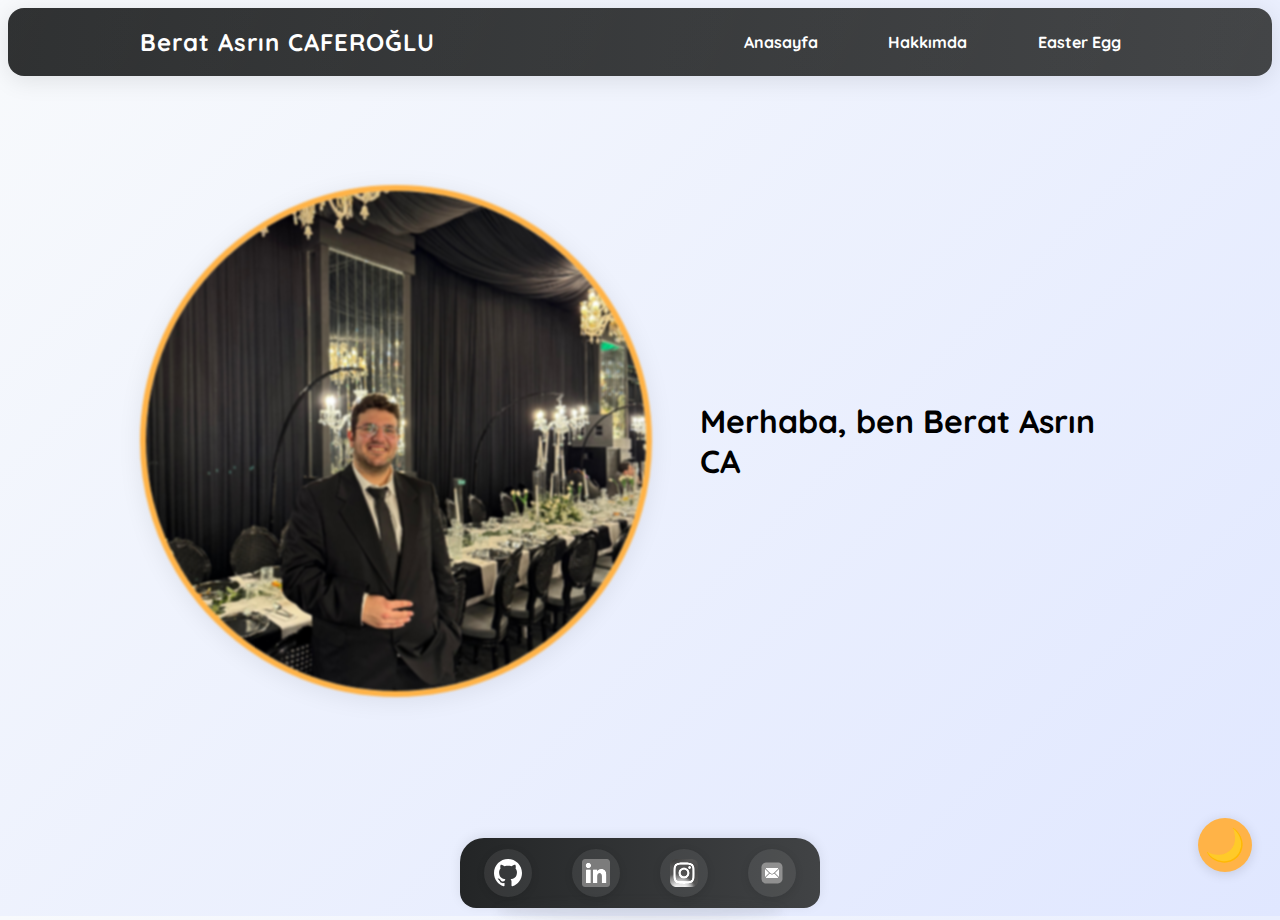
<file: index.html>
<!DOCTYPE html>
<html lang="en">
<head>
    <meta charset="UTF-8" name="description" content="Berat Asrın CAFEROĞLU, yazılım mühendisi, web geliştirici, teknoloji meraklısı">
    <title>Berat Asrın CAFEROĞLU</title>
    <link rel="stylesheet" href="style.css">
    <script defer src="typewriter.js"></script>
</head>
<body>
    <button class="dark-mode-toggle" id="darkModeToggle" title="Karanlık Mod"><span id="darkModeIcon">🌙</span></button>
    <div id="navbar-container"></div>
    <main class="profile-container">
        <div class="profile-image">
            <img src="images/asrin_profile.jpg" alt="Berat Asrın Caferoğlu" />
        </div>
        <div class="profile-summary">
            <h1>Merhaba, ben Berat Asrın CAFEROĞLU</h1>
            <p>
                Yazılım geliştirme ve teknolojiye olan ilgimle,
                modern web uygulamaları ve kullanıcı odaklı projeler geliştiriyorum.
                Yaratıcı çözümler üretmeyi ve sürekli öğrenmeyi seviyorum.
                Hakkımda daha fazla bilgi almak veya projelerimi incelemek için menüyü kullanabilirsiniz.
            </p>
        </div>
    </main>
    <div id="footerbar-container"></div>
    <script>
      fetch('navigation_bar.html')
        .then(res => res.text())
        .then(html => {
          document.getElementById('navbar-container').innerHTML = html;
        });
      fetch('footer_bar.html')
        .then(res => res.text())
        .then(html => {
          document.getElementById('footerbar-container').innerHTML = html;
        });

      // Karanlık mod toggle
      const darkModeBtn = document.getElementById('darkModeToggle');
      const darkModeIcon = document.getElementById('darkModeIcon');
      function setDarkMode(on) {
        if(on) {
          document.body.classList.add('dark-mode');
          darkModeIcon.textContent = '☀️';
          localStorage.setItem('darkMode', '1');
        } else {
          document.body.classList.remove('dark-mode');
          darkModeIcon.textContent = '🌙';
          localStorage.setItem('darkMode', '0');
        }
      }
      darkModeBtn.onclick = function() {
        setDarkMode(!document.body.classList.contains('dark-mode'));
      };
      // Sayfa açılışında tercih uygula
      if(localStorage.getItem('darkMode') === '1') setDarkMode(true);
    </script>
</body>
</html>
</file>
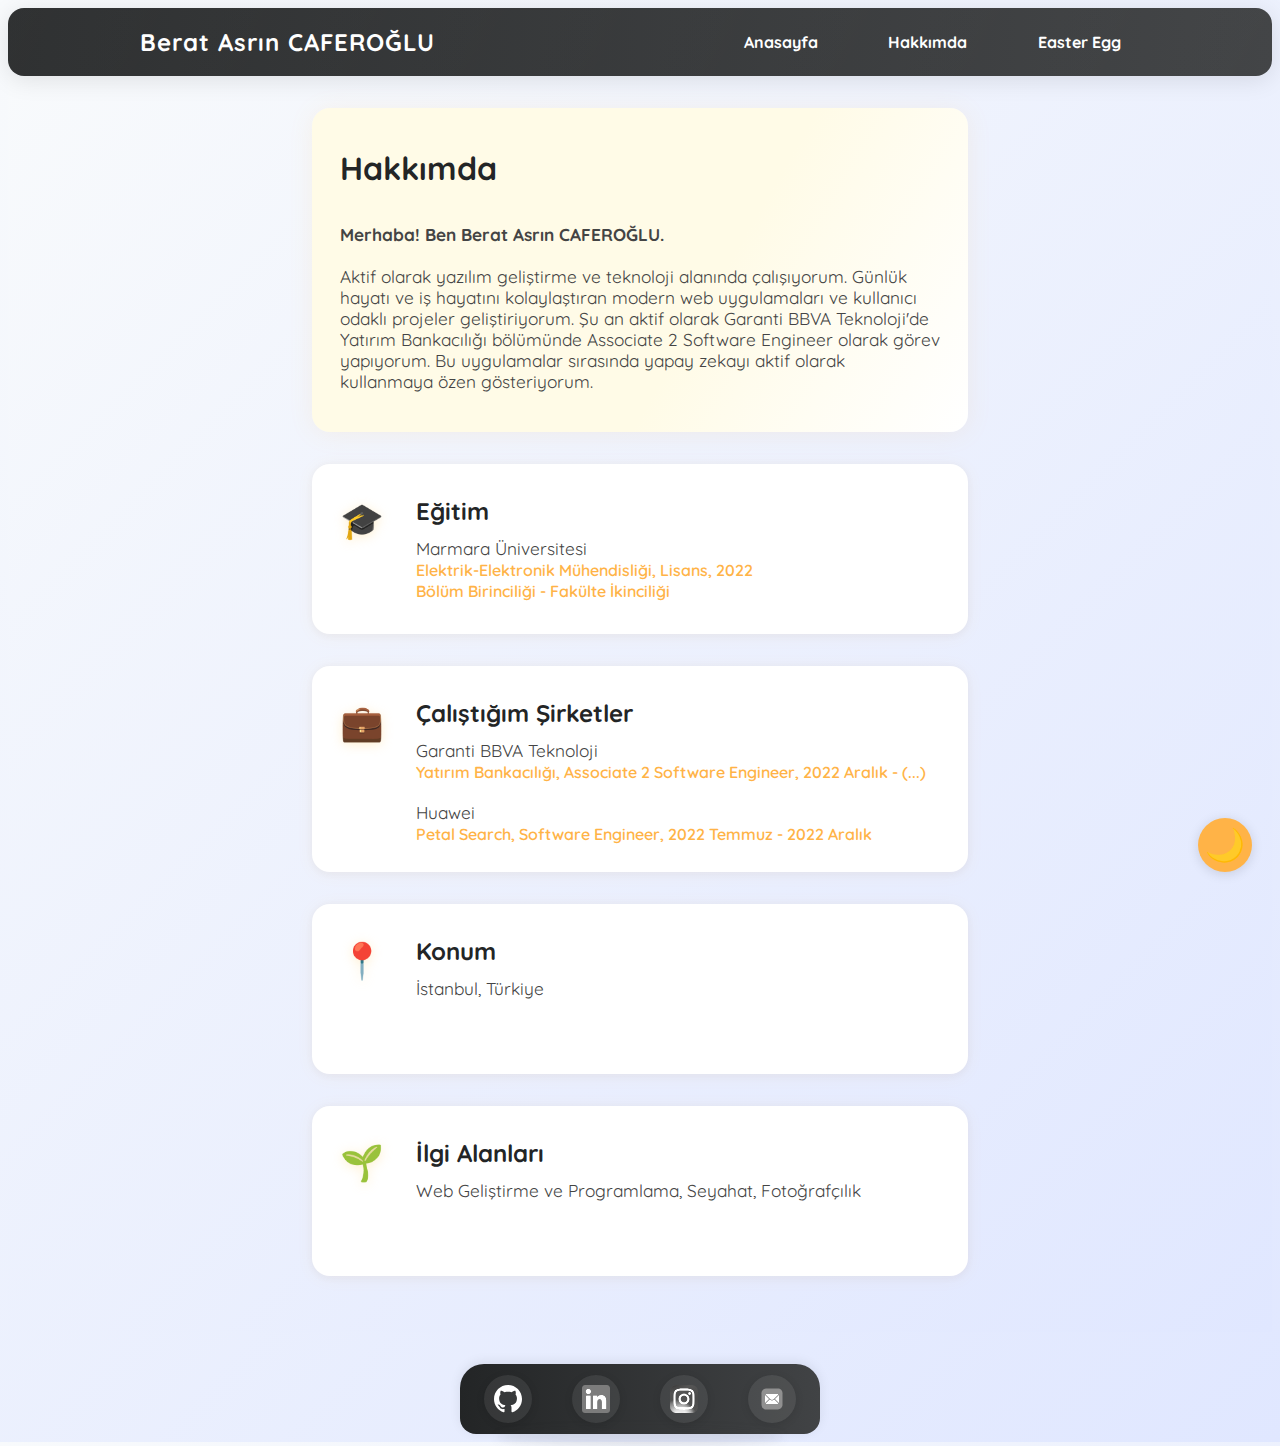
<file: aboutme.html>
<!DOCTYPE html>
<html lang="en">
<head>
  <meta charset="UTF-8">
  <title>Hakkımda</title>
  <link rel="stylesheet" href="style.css">
  <script defer src="typewriter.js"></script>
</head>
<body>
    <button class="dark-mode-toggle" id="darkModeToggle" title="Karanlık Mod"><span id="darkModeIcon">🌙</span></button>
    <div id="navbar-container"></div>
    <main class="aboutme-scroll-main">
        <section class="aboutme-card aboutme-section">
            <h1>Hakkımda</h1>
            <p>
                <b>Merhaba! Ben Berat Asrın CAFEROĞLU.</b>
                <br><br>
                Aktif olarak yazılım geliştirme ve teknoloji alanında çalışıyorum.
                Günlük hayatı ve iş hayatını kolaylaştıran modern web uygulamaları ve kullanıcı odaklı projeler geliştiriyorum.
                Şu an aktif olarak Garanti BBVA Teknoloji'de Yatırım Bankacılığı bölümünde Associate 2 Software Engineer olarak görev yapıyorum.
                Bu uygulamalar sırasında yapay zekayı aktif olarak kullanmaya özen gösteriyorum.
            </p>
        </section>
        <section class="aboutme-section info-section">
            <span class="info-icon">🎓</span>
            <div>
                <h2>Eğitim</h2>
                <p>Marmara Üniversitesi<br>
                    <span class="info-detail">Elektrik-Elektronik Mühendisliği, Lisans, 2022</span>
                    <br>
                    <span class="info-detail">Bölüm Birinciliği - Fakülte İkinciliği</span>
                </p>
            </div>
        </section>
        <section class="aboutme-section info-section">
            <span class="info-icon">💼</span>
            <div>
                <h2>Çalıştığım Şirketler</h2>
                <p>Garanti BBVA Teknoloji<br>
                    <span class="info-detail">Yatırım Bankacılığı, Associate 2 Software Engineer, 2022 Aralık - (...)</span>
                </p>
                <br>
                <p>Huawei<br>
                    <span class="info-detail">Petal Search, Software Engineer, 2022 Temmuz - 2022 Aralık</span>
                </p>
            </div>
        </section>
        <section class="aboutme-section info-section">
            <span class="info-icon">📍</span>
            <div>
                <h2>Konum</h2>
                <p>İstanbul, Türkiye</p>
            </div>
        </section>
        <section class="aboutme-section info-section">
            <span class="info-icon">🌱</span>
            <div>
                <h2>İlgi Alanları</h2>
                <p>Web Geliştirme ve Programlama, Seyahat, Fotoğrafçılık</p>
            </div>
        </section>
    </main>
    <div id="footerbar-container"></div>
    <script>
      fetch('navigation_bar.html')
        .then(res => res.text())
        .then(html => {
          document.getElementById('navbar-container').innerHTML = html;
        });
      fetch('footer_bar.html')
        .then(res => res.text())
        .then(html => {
          document.getElementById('footerbar-container').innerHTML = html;
        });
      // Karanlık mod toggle
      const darkModeBtn = document.getElementById('darkModeToggle');
      const darkModeIcon = document.getElementById('darkModeIcon');
      function setDarkMode(on) {
        if(on) {
          document.body.classList.add('dark-mode');
          darkModeIcon.textContent = '☀️';
          localStorage.setItem('darkMode', '1');
        } else {
          document.body.classList.remove('dark-mode');
          darkModeIcon.textContent = '🌙';
          localStorage.setItem('darkMode', '0');
        }
      }
      darkModeBtn.onclick = function() {
        setDarkMode(!document.body.classList.contains('dark-mode'));
      };
      if(localStorage.getItem('darkMode') === '1') setDarkMode(true);
    </script>
</body>
</html>
</file>
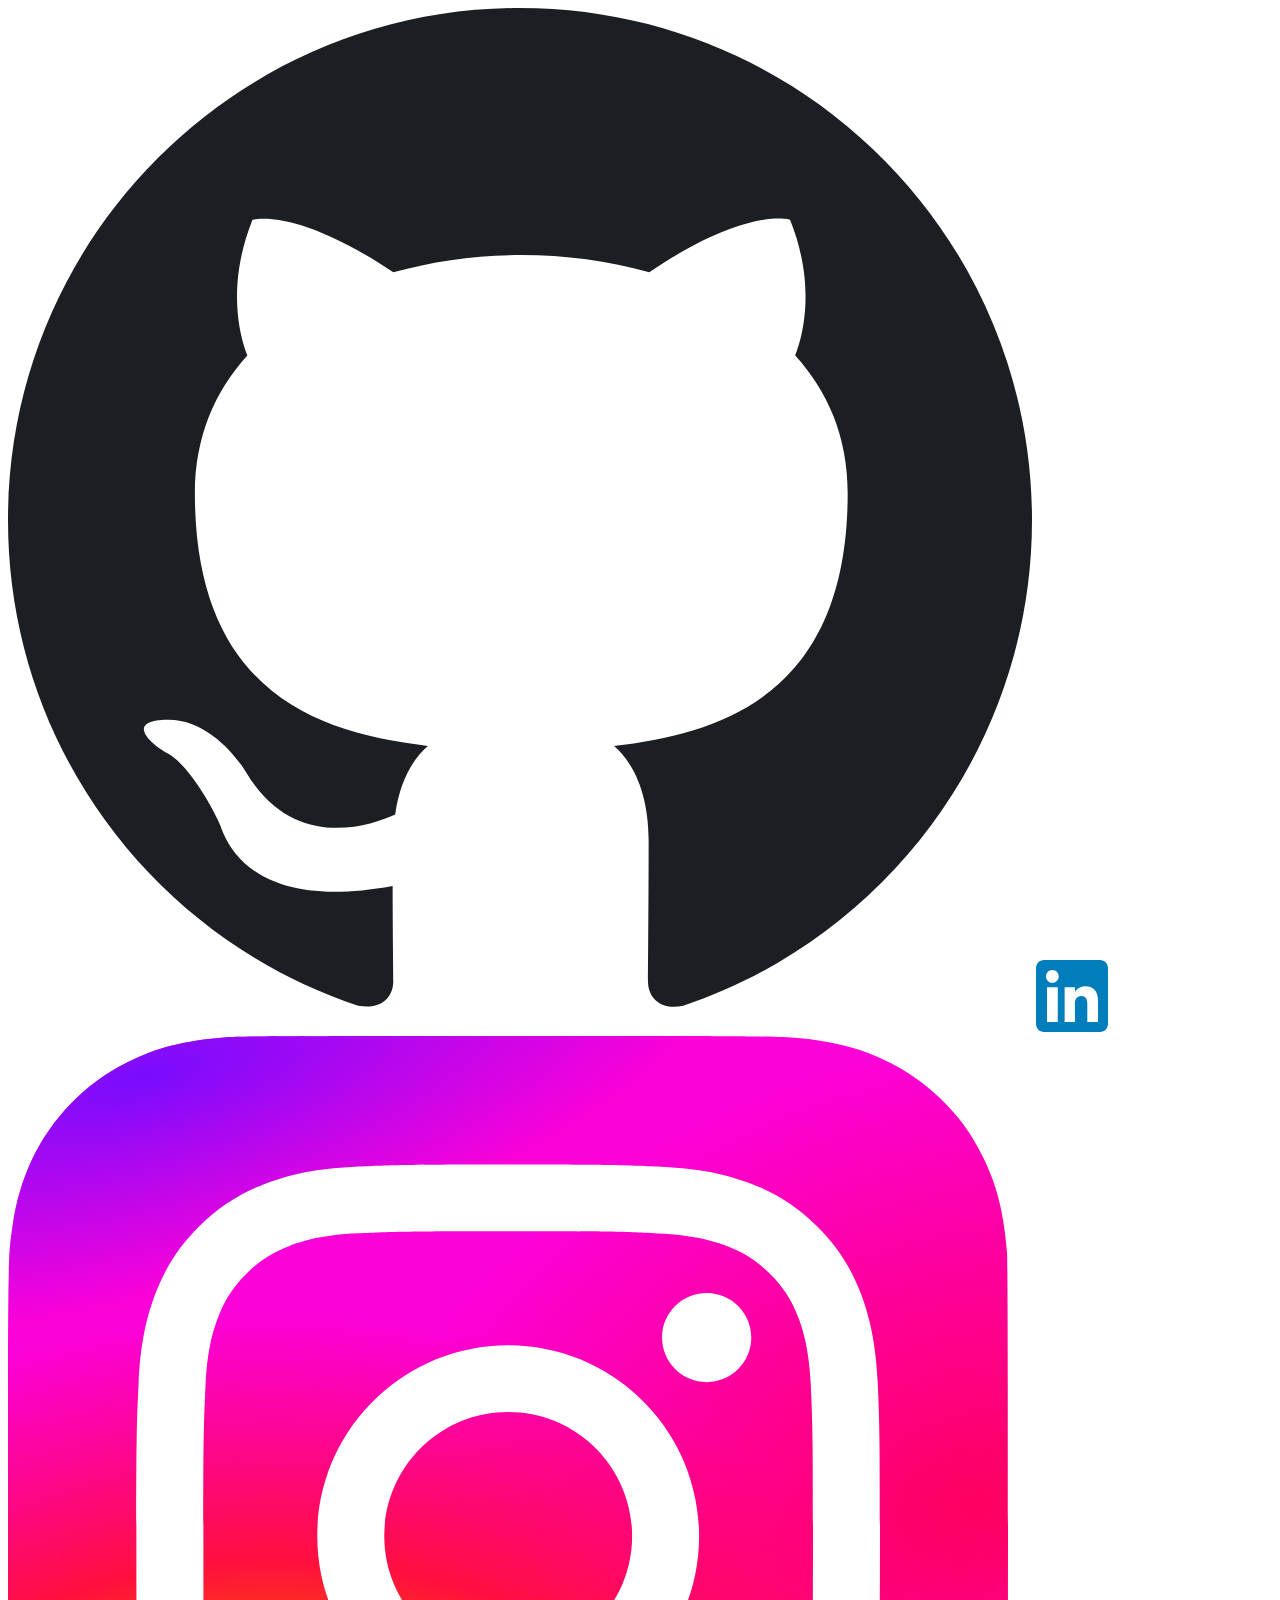
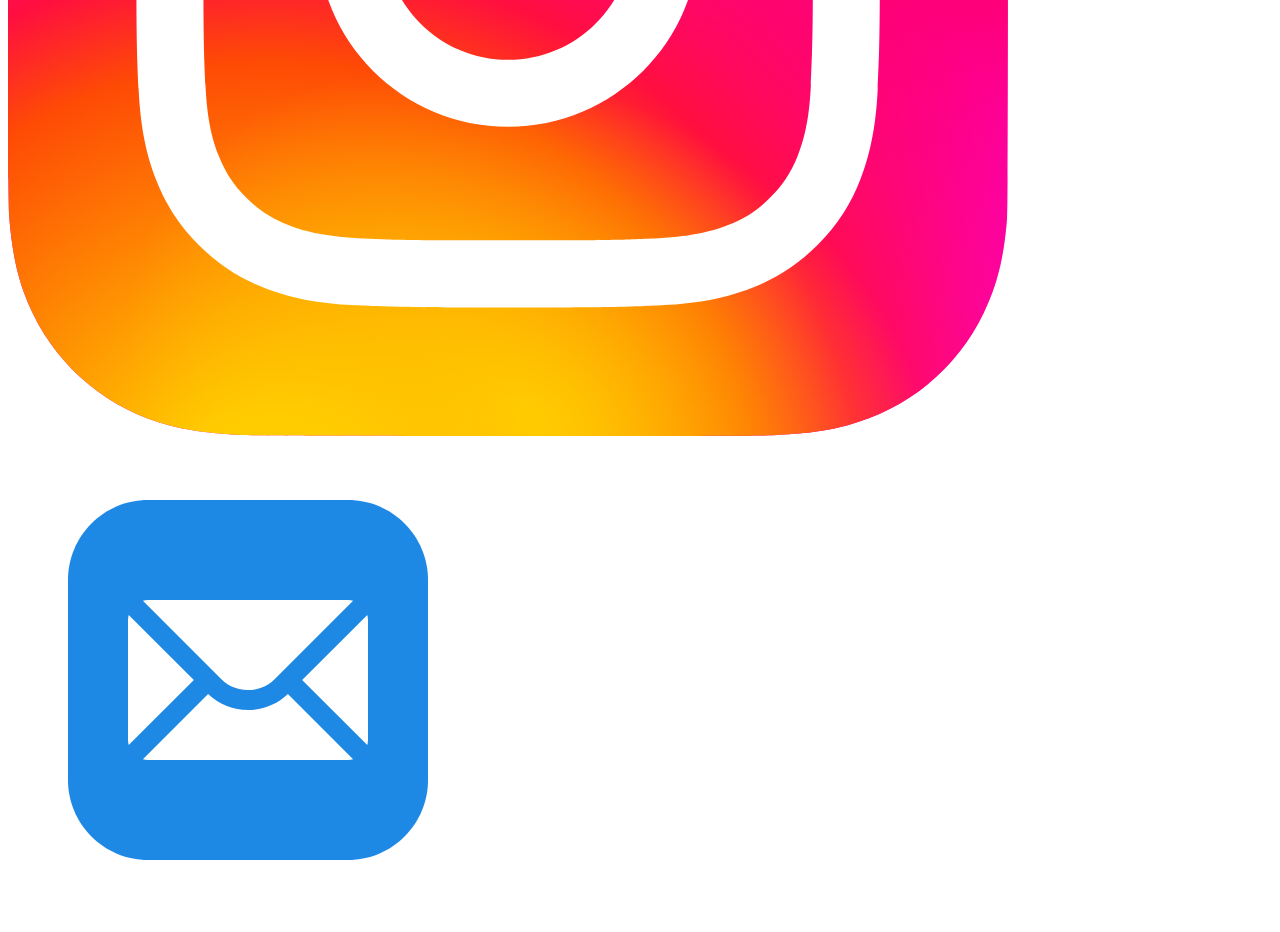
<file: footer_bar.html>
<!DOCTYPE html>
<html lang="en">
<head>
    <meta charset="UTF-8">
    <title>Title</title>
</head>
<body>

<footer class="footer-dock">
    <a href="https://github.com/BeratAsrin" target="_blank" aria-label="GitHub"><img src="images/github.svg" alt="GitHub"></a>
    <a href="https://www.linkedin.com/in/beratasrincaferoglu/" target="_blank" aria-label="LinkedIn"><img src="images/linkedin.svg" alt="LinkedIn"></a>
    <a href="https://www.instagram.com/beratasrin/" target="_blank" aria-label="Instagram"><img src="images/instagram.svg" alt="Instagram"></a>
    <a href="mailto:beratasrin01@gmail.com" aria-label="Mail"><img src="images/mail.svg" alt="Mail"></a>
    <!-- Diğer sosyal medya ikonları eklenebilir -->
</footer>

</body>
</html>
</file>
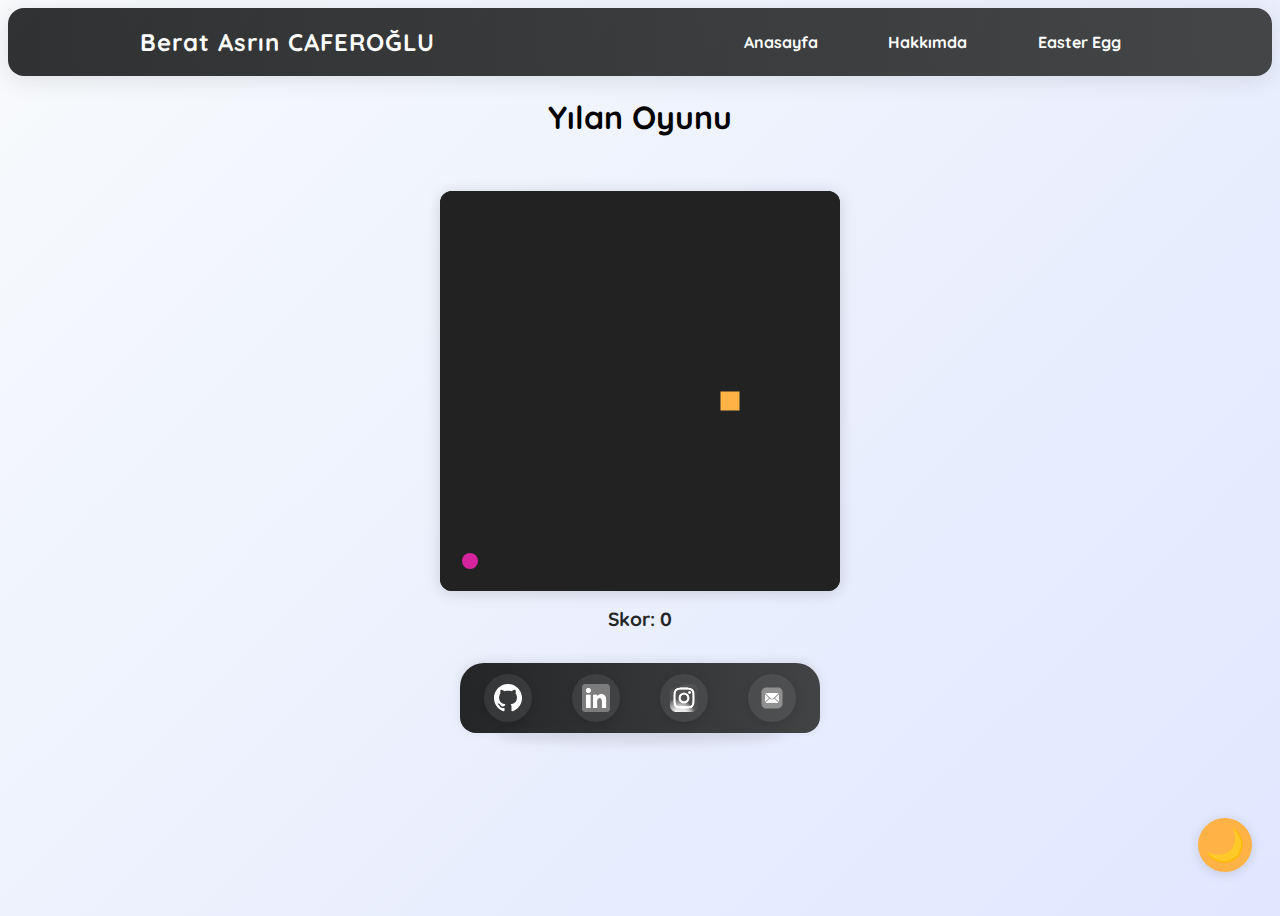
<file: snake.html>
<!DOCTYPE html>
<html lang="en">
<head>
    <meta charset="UTF-8">
    <title>Yılan Oyunu</title>
    <link rel="stylesheet" href="style.css">
    <style>
        .snake-container {
            display: flex;
            flex-direction: column;
            align-items: center;
            justify-content: center;
            min-height: 60vh;
        }
        #snake-canvas {
            background: #222;
            border-radius: 12px;
            box-shadow: 0 2px 16px rgba(0,0,0,0.15);
            margin-top: 32px;
        }
        .snake-score {
            color: #232526;
            font-size: 1.2rem;
            margin-top: 16px;
            font-weight: bold;
        }
    </style>
</head>
<body>
    <button class="dark-mode-toggle" id="darkModeToggle" title="Karanlık Mod"><span id="darkModeIcon">🌙</span></button>
    <div id="navbar-container"></div>
    <main class="snake-container" style="position:relative;">
        <h1>Yılan Oyunu</h1>
        <canvas id="snake-canvas" width="400" height="400"></canvas>
        <div class="snake-score">Skor: <span id="score">0</span></div>
        <button id="restart-btn" style="display:none;position:absolute;left:50%;top:50%;transform:translate(-50%,-50%);padding:14px 32px;font-size:1.1rem;border-radius:10px;border:none;background:#ffb347;color:#232526;font-weight:bold;cursor:pointer;box-shadow:0 2px 12px rgba(0,0,0,0.12);transition:background 0.2s;z-index:20;">Yeniden Başlat</button>
    </main>
    <div id="footerbar-container"></div>
    <script>
      fetch('navigation_bar.html')
        .then(res => res.text())
        .then(html => {
          document.getElementById('navbar-container').innerHTML = html;
        });
      fetch('footer_bar.html')
        .then(res => res.text())
        .then(html => {
          document.getElementById('footerbar-container').innerHTML = html;
        });
      // Karanlık mod toggle
      const darkModeBtn = document.getElementById('darkModeToggle');
      const darkModeIcon = document.getElementById('darkModeIcon');
      function setDarkMode(on) {
        if(on) {
          document.body.classList.add('dark-mode');
          darkModeIcon.textContent = '☀️';
          localStorage.setItem('darkMode', '1');
        } else {
          document.body.classList.remove('dark-mode');
          darkModeIcon.textContent = '🌙';
          localStorage.setItem('darkMode', '0');
        }
      }
      darkModeBtn.onclick = function() {
        setDarkMode(!document.body.classList.contains('dark-mode'));
      };
      if(localStorage.getItem('darkMode') === '1') setDarkMode(true);
    </script>
    <script>
    // Ok tuşları ile sayfanın kaymasını engelle
    window.addEventListener('keydown', function(e) {
      if (["ArrowUp", "ArrowDown", "ArrowLeft", "ArrowRight"].includes(e.key)) {
        e.preventDefault();
      }
    }, { passive: false });

    // Basit Yılan Oyunu
    const canvas = document.getElementById('snake-canvas');
    const ctx = canvas.getContext('2d');
    const box = 20;
    let snake = [{x: 9*box, y: 10*box}];
    let direction = 'RIGHT';
    let food = {
        x: Math.floor(Math.random()*19+1)*box,
        y: Math.floor(Math.random()*19+1)*box
    };
    let score = 0;
    let gameInterval;
    const restartBtn = document.getElementById('restart-btn');
    document.addEventListener('keydown', dir);
    function dir(e) {
        if (e.key === 'ArrowLeft' && direction !== 'RIGHT') direction = 'LEFT';
        else if (e.key === 'ArrowUp' && direction !== 'DOWN') direction = 'UP';
        else if (e.key === 'ArrowRight' && direction !== 'LEFT') direction = 'RIGHT';
        else if (e.key === 'ArrowDown' && direction !== 'UP') direction = 'DOWN';
    }
    function draw() {
        ctx.fillStyle = '#222';
        ctx.fillRect(0, 0, 400, 400);
        for (let i = 0; i < snake.length; i++) {
            ctx.fillStyle = i === 0 ? '#ffb347' : '#fff';
            ctx.fillRect(snake[i].x, snake[i].y, box, box);
            ctx.strokeStyle = '#232526';
            ctx.strokeRect(snake[i].x, snake[i].y, box, box);
        }
        ctx.fillStyle = '#d6249f';
        ctx.beginPath();
        ctx.arc(food.x + box/2, food.y + box/2, box/2-2, 0, 2*Math.PI);
        ctx.fill();
        let snakeX = snake[0].x;
        let snakeY = snake[0].y;
        if (direction === 'LEFT') snakeX -= box;
        if (direction === 'UP') snakeY -= box;
        if (direction === 'RIGHT') snakeX += box;
        if (direction === 'DOWN') snakeY += box;
        if (snakeX === food.x && snakeY === food.y) {
            score++;
            document.getElementById('score').textContent = score;
            food = {
                x: Math.floor(Math.random()*19+1)*box,
                y: Math.floor(Math.random()*19+1)*box
            };
        } else {
            snake.pop();
        }
        let newHead = {x: snakeX, y: snakeY};
        // Çarpışma kontrolü
        if (
            snakeX < 0 || snakeX >= 400 ||
            snakeY < 0 || snakeY >= 400 ||
            collision(newHead, snake)
        ) {
            clearInterval(gameInterval);
            ctx.fillStyle = '#fff';
            ctx.font = '32px Quicksand, Arial, sans-serif';
            ctx.textAlign = 'center';
            ctx.fillText('Oyun Bitti!', 200, 180);
            // Butonu "Oyun Bitti!" yazısının altına yerleştir
            setTimeout(() => {
                restartBtn.style.display = 'block';
                restartBtn.style.left = '50%';
                restartBtn.style.top = 'calc(50% + 40px)';
                restartBtn.style.transform = 'translate(-50%, 0)';
            }, 50);
            return;
        }
        snake.unshift(newHead);
        // Oyun devam ederken buton gizli
        restartBtn.style.display = 'none';
    }
    function collision(head, arr) {
        for (let i = 0; i < arr.length; i++) {
            if (head.x === arr[i].x && head.y === arr[i].y) return true;
        }
        return false;
    }
    function startGame() {
        snake = [{x: 9*box, y: 10*box}];
        direction = 'RIGHT';
        food = {
            x: Math.floor(Math.random()*19+1)*box,
            y: Math.floor(Math.random()*19+1)*box
        };
        score = 0;
        document.getElementById('score').textContent = score;
        restartBtn.style.display = 'none';
        if (gameInterval) clearInterval(gameInterval);
        gameInterval = setInterval(draw, 120);
    }
    restartBtn.addEventListener('click', startGame);
    startGame();
    </script>
</body>
</html>
</file>
<file: style.css>
@import url('https://fonts.googleapis.com/css2?family=Quicksand:wght@400;700&display=swap');

body {
    font-family: 'Quicksand', Arial, sans-serif;
    background: linear-gradient(135deg, #f8fafc 0%, #e0e7ff 100%);
    min-height: 100vh;
    display: flex;
    flex-direction: column;
    transition: background 0.3s, color 0.3s;
}
body.dark-mode {
    background: linear-gradient(135deg, #181a1b 0%, #232526 100%);
    color: #e6e6e6;
}
body.dark-mode,
body.dark-mode p,
body.dark-mode h1,
body.dark-mode h2,
body.dark-mode h3,
body.dark-mode h4,
body.dark-mode h5,
body.dark-mode h6,
body.dark-mode li,
body.dark-mode span,
body.dark-mode .profile-summary,
body.dark-mode .aboutme-section,
body.dark-mode .aboutme-card {
    color: #f6f6f6 !important;
}
body.dark-mode .aboutme-section h1,
body.dark-mode .aboutme-section h2 {
    color: #ffd580 !important;
}
body.dark-mode .aboutme-section p,
body.dark-mode .aboutme-card p {
    color: #e6e6e6 !important;
}
body.dark-mode nav ul li a {
    color: #ffd580;
}
body.dark-mode nav ul li a:hover {
    color: #232526;
    background: #ffd580;
}
body.dark-mode .snake-score,
body.dark-mode .snake-container h1 {
    color: #ffd580 !important;
}
body.dark-mode .snake-container,
body.dark-mode .snake-score {
    color: #f6f6f6 !important;
}
body.dark-mode #snake-canvas {
    background: #181a1b !important;
    border: 1.5px solid #ffd580;
}
body.dark-mode #restart-btn {
    background: #232526 !important;
    color: #ffd580 !important;
    border: 1.5px solid #ffd580;
}

nav {
    background: linear-gradient(90deg, #232526 0%, #414345 100%);
    color: #fff;
    padding: 1rem 0;
    box-shadow: 0 4px 24px rgba(0,0,0,0.10);
    border-radius: 16px;
    position: relative;
    overflow: hidden;
}
body.dark-mode nav {
    background: linear-gradient(90deg, #181a1b 0%, #232526 100%);
    color: #e6e6e6;
}
nav::after {
    content: '';
    position: absolute;
    left: 0;
    top: 0;
    width: 100%;
    height: 100%;
    pointer-events: none;
    background: linear-gradient(120deg, rgba(255,255,255,0.06) 0%, rgba(255,255,255,0.01) 100%);
}
nav > div {
    position: relative;
    z-index: 1;
    max-width: 1000px;
    margin: 0 auto;
    display: flex;
    align-items: center;
    justify-content: space-between;
}
nav span {
    font-size: 1.5rem;
    font-weight: bold;
    letter-spacing: 1px;
}
nav ul {
    list-style: none;
    display: flex;
    gap: 2rem;
    margin: 0;
    padding: 0;
}
nav ul li a {
    color: #fff;
    text-decoration: none;
    font-size: 1rem;
    transition: color 0.2s, background 0.2s, box-shadow 0.2s;
    font-weight: bold;
    padding: 0.5rem 1.2rem;
    border-radius: 8px;
    display: inline-block;
}
nav ul li a:hover {
    color: #232526;
    background: #ffb347;
    box-shadow: 0 2px 8px rgba(255,179,71,0.15);
}
.navbar-title:hover {
    color: #ffd600;
    transition: color 0.2s;
}
body.dark-mode .navbar-title:hover {
    color: #ffd600 !important;
    transition: color 0.2s;
}

main.profile-container {
    flex: 1;
    display: flex;
    align-items: center;
    justify-content: center;
    max-width: 1000px;
    margin: auto;
    gap: 48px;
    padding: 32px 16px;
    transition: background 0.3s, color 0.3s;
}
body.dark-mode main.profile-container,
body.dark-mode .aboutme-scroll-main,
body.dark-mode .aboutme-fade-main {
    background: linear-gradient(135deg, #232526 0%, #181a1b 100%);
    color: #e6e6e6;
}

.profile-image {
    flex: 0 0 260px;
    display: flex;
    align-items: center;
    justify-content: center;
}

.profile-image img {
    width: 500px;
    height: 500px;
    object-fit: cover;
    border-radius: 50%; /* Tam yuvarlak */
    box-shadow: 0 4px 24px rgba(0,0,0,0.08);
    border: 6px solid #ffb347;
    background: #fff;
    transition: border 0.2s, box-shadow 0.2s;
}

.profile-summary {
    flex: 1;
    min-width: 220px;
}

.footer-dock {
    background: linear-gradient(90deg, #232526 0%, #414345 100%);
    box-shadow: 0 -2px 12px rgba(0,0,0,0.08);
    border-radius: 24px 24px 16px 16px;
    display: flex;
    justify-content: center;
    align-items: center;
    gap: 2.5rem;
    padding: 0.7rem 1.5rem 0.7rem 1.5rem;
    margin: 32px auto 0 auto;
    position: relative;
    z-index: 2;
    width: fit-content;
    min-width: 220px;
    max-width: 90vw;
    left: 0;
    right: 0;
    transition: box-shadow 0.2s;
}
body.dark-mode .footer-dock {
    background: linear-gradient(90deg, #181a1b 0%, #232526 100%);
    color: #e6e6e6;
}
.footer-dock::before {
    content: '';
    position: absolute;
    left: 10%;
    right: 10%;
    bottom: -12px;
    height: 18px;
    border-radius: 50%;
    background: rgba(60,60,60,0.10);
    filter: blur(4px);
    z-index: 1;
}
.footer-dock a {
    display: flex;
    align-items: center;
    justify-content: center;
    width: 48px;
    height: 48px;
    border-radius: 50%;
    background: rgba(255,255,255,0.08);
    transition: background 0.2s, box-shadow 0.2s, transform 0.2s;
    box-shadow: 0 2px 8px rgba(0,0,0,0.10);
    position: relative;
    z-index: 2;
}
body.dark-mode .footer-dock a {
    background: rgba(255,255,255,0.04);
}
.footer-dock a:hover {
    background: #ffb347;
    box-shadow: 0 4px 16px rgba(255,179,71,0.18);
    transform: translateY(-8px) scale(1.15);
}
body.dark-mode .footer-dock a:hover {
    background: #ffd580;
}
.footer-dock img {
    width: 28px;
    height: 28px;
    transition: filter 0.2s, -webkit-filter 0.2s;
}

.footer-dock a[aria-label="GitHub"] img,
.footer-dock a[aria-label="LinkedIn"] img,
.footer-dock a[aria-label="Instagram"] img,
.footer-dock a[aria-label="Mail"] img {
    filter: brightness(0) invert(1);
}

.footer-dock a[aria-label="LinkedIn"] img,
.footer-dock a[aria-label="Instagram"] img,
.footer-dock a[aria-label="Mail"] img  {
    filter: grayscale(1) brightness(1.2);
}

.footer-dock a:hover img {
    filter: none;
}

/* Hakkımda sayfası için dikey section kartları */
.aboutme-scroll-main {
    display: flex;
    flex-direction: column;
    align-items: center;
    width: 100%;
    padding: 32px 0 24px 0; /* Alt boşluk azaltıldı */
    background: linear-gradient(135deg, #f8fafc 0%, #e0e7ff 100%);
    transition: background 0.3s, color 0.3s;
}
body.dark-mode .aboutme-scroll-main,
body.dark-mode .aboutme-fade-main {
    background: linear-gradient(135deg, #232526 0%, #181a1b 100%);
    color: #e6e6e6;
}
.aboutme-section {
    width: 100%;
    max-width: 600px;
    background: #fff;
    border-radius: 18px;
    box-shadow: 0 2px 16px rgba(255,179,71,0.08), 0 1.5px 8px rgba(60,60,60,0.04);
    margin-bottom: 32px;
    padding: 32px 28px 28px 28px;
    display: flex;
    flex-direction: row;
    align-items: flex-start;
    gap: 24px;
    transition: box-shadow 0.2s, transform 0.2s;
    position: relative;
}
body.dark-mode .aboutme-section, body.dark-mode .aboutme-card {
    background: #232526;
    color: #e6e6e6;
    box-shadow: 0 2px 24px rgba(30,30,30,0.18);
}
.aboutme-section h1, .aboutme-section h2 {
    margin-top: 0;
    margin-bottom: 12px;
    font-weight: bold;
    color: #232526;
}
.aboutme-section p {
    margin: 0;
    color: #444;
    font-size: 1.08rem;
}
.aboutme-section .info-icon {
    font-size: 2.2rem;
    margin-right: 8px;
    margin-top: 2px;
    flex-shrink: 0;
    color: #ffb347;
    filter: drop-shadow(0 2px 6px #ffd58060);
}
body.dark-mode .aboutme-section .info-icon,
body.dark-mode .aboutme-card .info-icon {
    color: #ffd580;
}
.aboutme-card {
    flex-direction: column;
    align-items: flex-start;
    background: linear-gradient(120deg, #fffbe7 60%, #fff 100%);
    box-shadow: 0 2px 24px rgba(255,179,71,0.10);
    text-align: left;
    padding-top: 40px;
    padding-bottom: 40px;
}
.info-section {
    min-height: 110px;
}
.info-detail {
    color: #ffb347;
    font-weight: 600;
    font-size: 1rem;
}
body.dark-mode .info-detail {
    color: #ffd580;
}

@media (max-width: 1000px) {
    main.profile-container {
        flex-direction: column;
        gap: 32px;
        padding: 24px 8px;
        max-width: 98vw;
    }
    .profile-image {
        width: 100%;
        max-width: 320px;
        height: auto;
        min-width: unset;
        margin: 0 auto;
    }
    .profile-image img {
        width: 100%;
        height: auto;
        max-width: 320px;
        min-width: 120px;
        aspect-ratio: 1/1;
        border-radius: 50%;
    }
    .profile-summary {
        min-width: 0;
        width: 100%;
        text-align: center;
        padding: 0 8px;
    }
}

@media (max-width: 700px) {
    .profile-container {
        flex-direction: column;
        gap: 24px;
        padding: 16px 4px;
    }
    .profile-image img {
        width: 200px;
        height: 200px;
        max-width: 80vw;
        min-width: 120px;
        border-radius: 50%;
    }
    .footer-dock {
        gap: 1.2rem;
        padding: 0.5rem 0.7rem 0.5rem 0.7rem;
        max-width: 98vw;
        position: fixed;
        left: 0;
        right: 0;
        bottom: 0;
        margin: 0;
        border-radius: 16px 16px 0 0;
        z-index: 100;
        max-width: 100vw;
    }
    body {
        padding-bottom: 80px; /* Footer yüksekliği kadar boşluk bırak */
    }
    .footer-dock a {
        width: 36px;
        height: 36px;
    }
    .footer-dock img {
        width: 20px;
        height: 20px;
    }
    .aboutme-scroll-main {
        padding: 12px 0 16px 0; /* Mobilde de alt boşluk azaltıldı */
    }
    .aboutme-section {
        max-width: 98vw;
        padding: 20px 8px 18px 12px;
        gap: 12px;
    }
    .aboutme-section .info-icon {
        font-size: 1.5rem;
        margin-right: 4px;
    }
    .aboutme-card {
        padding-top: 24px;
        padding-bottom: 24px;
    }
    .dark-mode-toggle {
        width: 44px;
        height: 44px;
        font-size: 1.3rem;
        bottom: 16px;
        right: 16px;
    }
}

@media (max-width: 500px) {
    nav > div {
        flex-direction: column;
        gap: 12px;
        padding: 0 4px;
    }
    nav span {
        font-size: 1.1rem;
    }
    nav ul {
        gap: 1rem;
    }
    .profile-image img {
        max-width: 200px;
        min-width: 200px;
        border-radius: 50%;
    }
    main.profile-container {
        gap: 16px;
        padding: 12px 2px;
    }
}

/* Karanlık mod butonu sağ alt köşe için */
.dark-mode-toggle {
    position: fixed;
    bottom: 28px;
    right: 28px;
    z-index: 9999;
    background: #ffb347;
    color: #232526;
    border: none;
    border-radius: 50%;
    width: 54px;
    height: 54px;
    display: flex;
    align-items: center;
    justify-content: center;
    font-size: 2rem;
    box-shadow: 0 2px 12px rgba(0,0,0,0.13);
    cursor: pointer;
    transition: background 0.2s, color 0.2s, box-shadow 0.2s;
}
.dark-mode-toggle:hover {
    background: #ffd580;
    color: #232526;
    box-shadow: 0 4px 20px rgba(255,179,71,0.18);
}
body.dark-mode .dark-mode-toggle {
    background: #232526;
    color: #ffd580;
}

::selection {
    background: #ffd600;
    color: #232526;
}
body.dark-mode ::selection {
    background: #ffd600;
    color: #232526;
}
</file>
